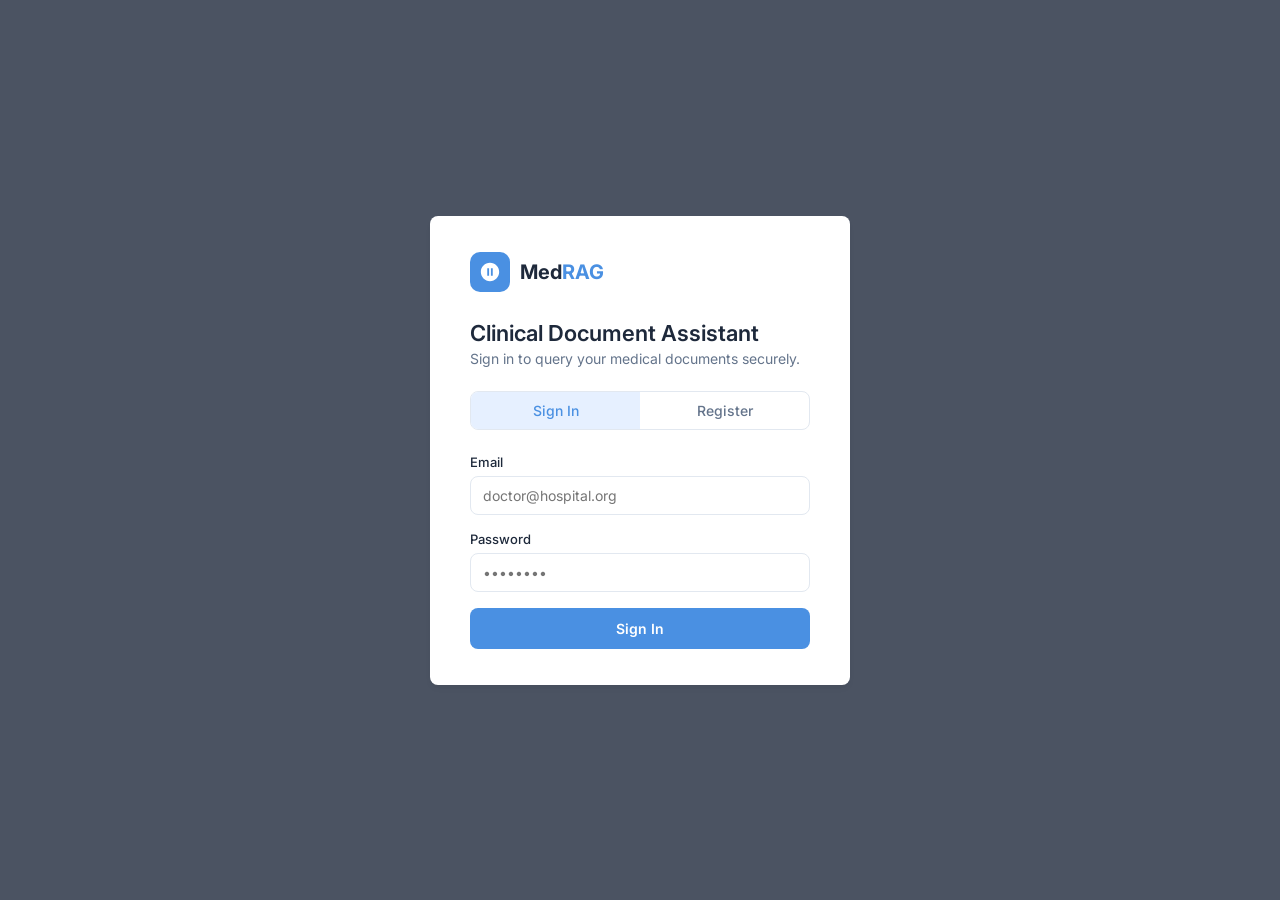
<file: frontend/index.html>
<!DOCTYPE html>
<html lang="en">
<head>
  <meta charset="UTF-8">
  <meta name="viewport" content="width=device-width, initial-scale=1.0">
  <title>MedRAG - Clinical Assistant</title>
  <link href="https://fonts.googleapis.com/css2?family=Inter:wght@400;500;600;700&display=swap" rel="stylesheet">
  <link rel="stylesheet" href="css/clinical.css">
  <style>
    /* ── Auth & Toast Overrides (Not in clinical.css) ────────────────── */
    #authOverlay {
      position: fixed; inset: 0; background: rgba(30, 41, 59, 0.8);
      backdrop-filter: blur(4px); display: flex; align-items: center; justify-content: center; z-index: 1000;
    }
    .auth-card {
      background: var(--bg-main); border-radius: var(--radius); padding: 36px 40px; width: 420px; box-shadow: var(--shadow);
    }
    .auth-logo { display: flex; align-items: center; gap: 10px; margin-bottom: 28px; }
    .auth-logo-icon { width: 40px; height: 40px; background: var(--accent-blue); border-radius: 10px; display: flex; align-items: center; justify-content: center; }
    .auth-logo-icon svg { width: 22px; height: 22px; fill: #fff; }
    .auth-logo-text { font-size: 20px; font-weight: 700; color: var(--text-primary); }
    .auth-logo-text span { color: var(--accent-blue); }
    .auth-title { font-size: 22px; font-weight: 600; margin-bottom: 4px; color: var(--text-primary); }
    .auth-sub { font-size: 14px; color: var(--text-secondary); margin-bottom: 24px; }
    .auth-tabs { display: flex; border: 1px solid var(--border-color); border-radius: var(--radius); overflow: hidden; margin-bottom: 24px; }
    .auth-tab { flex: 1; padding: 10px; font-family: 'Inter'; font-size: 14px; font-weight: 500; border: none; background: transparent; cursor: pointer; color: var(--text-secondary); }
    .auth-tab.active { background: var(--accent-light-blue); color: var(--accent-blue); }
    .form-group { margin-bottom: 16px; }
    .form-label { display: block; font-size: 13px; font-weight: 500; margin-bottom: 6px; color: var(--text-primary); }
    .form-input { width: 100%; font-family: 'Inter'; font-size: 14px; padding: 10px 12px; border: 1px solid var(--border-color); border-radius: var(--radius); outline: none; }
    .form-input:focus { border-color: var(--accent-blue); }
    .auth-error { background: var(--conf-low-bg); color: var(--conf-low-text); font-size: 13px; padding: 10px 12px; border-radius: var(--radius); margin-bottom: 16px; display: none; }
    .auth-error.visible { display: block; }
    .btn-auth { width: 100%; padding: 12px; font-size: 14px; font-weight: 600; }

    #toast {
      position: fixed; bottom: 24px; right: 24px; background: var(--text-primary); color: #fff; padding: 12px 18px; border-radius: var(--radius); font-size: 13px; font-weight: 500; box-shadow: var(--shadow); transform: translateY(20px); opacity: 0; transition: opacity .25s, transform .25s; z-index: 9999; max-width: 320px;
    }
    #toast.show { opacity: 1; transform: translateY(0); }
    #toast.error { background: #DC2626; }
    #toast.success { background: #059669; }

    /* History & Top bar additions */
    .history-list-view { display: flex; flex-direction: column; gap: 12px; margin-top: 24px; }
    .history-card { background: var(--bg-main); border: 1px solid var(--border-color); border-radius: var(--radius); padding: 16px; cursor: pointer; transition: 0.2s; }
    .history-card:hover { border-color: var(--accent-blue); box-shadow: var(--shadow); }
    .history-title { font-weight: 600; margin-bottom: 4px; font-size: 15px; }
    .history-meta { font-size: 12px; color: var(--text-secondary); }
    
    .top-actions { display: flex; gap: 8px; align-items: center; }
    .action-icon-btn { background: transparent; border: 1px solid var(--border-color); padding: 6px; border-radius: 6px; cursor: pointer; color: var(--text-secondary); display: flex; align-items: center; }
    .action-icon-btn:hover { background: var(--bg-subtle); color: var(--text-primary); }
    .action-icon-btn.danger:hover { background: var(--conf-low-bg); color: var(--conf-low-text); border-color: var(--conf-low-bg); }
    .doc-status-badge { font-size: 11px; font-weight: 600; padding: 4px 10px; border-radius: 12px; text-transform: uppercase; margin-left: 8px; display: inline-block; }
    .badge-ready { background: var(--conf-high-bg); color: var(--conf-high-text); }
    .badge-processing { background: var(--conf-med-bg); color: var(--conf-med-text); }
    .badge-failed { background: var(--conf-low-bg); color: var(--conf-low-text); }
    
    .logout-btn { background: none; border: none; font-size: 12px; color: var(--text-secondary); cursor: pointer; text-decoration: underline; margin-top: 4px; display: block; }
    .logout-btn:hover { color: var(--conf-low-text); }
    
    .upload-progress { margin-top: 8px; font-size: 13px; color: var(--accent-blue); font-weight: 500; display: flex; align-items: center; gap: 8px; }
  </style>
</head>
<body>

<!-- ── Auth Overlay ──────────────────────────────────────────────────────── -->
<div id="authOverlay">
  <div class="auth-card">
    <div class="auth-logo">
      <div class="auth-logo-icon">
        <svg viewBox="0 0 24 24"><path d="M12 2C6.48 2 2 6.48 2 12s4.48 10 10 10 10-4.48 10-10S17.52 2 12 2zm-1 14H9V8h2v8zm4 0h-2V8h2v8z"/></svg>
      </div>
      <span class="auth-logo-text">Med<span>RAG</span></span>
    </div>
    <div class="auth-title">Clinical Document Assistant</div>
    <div class="auth-sub">Sign in to query your medical documents securely.</div>

    <div class="auth-tabs">
      <button class="auth-tab active" onclick="switchTab('login')">Sign In</button>
      <button class="auth-tab" onclick="switchTab('register')">Register</button>
    </div>

    <div id="authError" class="auth-error"></div>

    <!-- Login Form -->
    <div id="loginForm">
      <div class="form-group">
        <label class="form-label" for="loginEmail">Email</label>
        <input class="form-input" type="email" id="loginEmail" placeholder="doctor@hospital.org" autocomplete="email" />
      </div>
      <div class="form-group">
        <label class="form-label" for="loginPassword">Password</label>
        <input class="form-input" type="password" id="loginPassword" placeholder="••••••••" autocomplete="current-password" />
      </div>
      <button class="btn btn-primary btn-auth" onclick="login()">Sign In</button>
    </div>

    <!-- Register Form -->
    <div id="registerForm" style="display:none">
      <div class="form-group">
        <label class="form-label" for="regName">Full Name</label>
        <input class="form-input" type="text" id="regName" placeholder="Dr. Jane Smith" />
      </div>
      <div class="form-group">
        <label class="form-label" for="regEmail">Email</label>
        <input class="form-input" type="email" id="regEmail" placeholder="doctor@hospital.org" />
      </div>
      <div class="form-group">
        <label class="form-label" for="regPassword">Password</label>
        <input class="form-input" type="password" id="regPassword" placeholder="Min. 8 characters" />
      </div>
      <button class="btn btn-primary btn-auth" onclick="register()">Create Account</button>
    </div>
  </div>
</div>

<!-- ── Main App ─────────────────────────────────────────────────────────── -->
<div class="app-container" id="app" style="display:none">
    <!-- SIDEBAR -->
    <aside class="sidebar">
        <div class="sidebar-header">
            <div class="logo">Med<span>RAG</span></div>
        </div>
        <div class="user-profile">
            <div class="avatar" id="userAvatar">DR</div>
            <div class="user-info">
                <div class="user-name" id="userNameDisplay">Doctor</div>
                <div class="user-specialty">Clinical Practitioner</div>
                <button class="logout-btn" onclick="logout()">Sign Out</button>
            </div>
        </div>
        <nav class="nav-menu">
            <a href="#" class="nav-item active" data-target="view-ask">Ask AI</a>
            <a href="#" class="nav-item" data-target="view-history">Query History</a>
            <a href="#" class="nav-item" data-target="view-documents">Documents</a>
            <a href="#" class="nav-item" data-target="view-analytics">Analytics</a>
        </nav>
    </aside>

    <!-- MAIN CONTENT -->
    <main class="main-content">
        <!-- TOP BAR -->
        <header class="top-bar">
            <div class="dropdowns">
                <select class="clinical-select" id="docSelect" onchange="onDocChange()">
                    <option value="">— Select document —</option>
                </select>
                
                <div class="top-actions" id="docActions" style="display:none;">
                    <span id="docStatusBadge" class="doc-status-badge"></span>
                    <button class="action-icon-btn" onclick="renameDocument()" title="Rename">
                        <svg width="14" height="14" viewBox="0 0 24 24" fill="none" stroke="currentColor" stroke-width="2" stroke-linecap="round" stroke-linejoin="round"><path d="M11 4H4a2 2 0 0 0-2 2v14a2 2 0 0 0 2 2h14a2 2 0 0 0 2-2v-7"></path><path d="M18.5 2.5a2.12 2.12 0 0 1 3 3L12 15l-4 1 1-4 9.5-9.5z"></path></svg>
                    </button>
                    <button class="action-icon-btn danger" onclick="deleteDocument()" title="Delete">
                        <svg width="14" height="14" viewBox="0 0 24 24" fill="none" stroke="currentColor" stroke-width="2" stroke-linecap="round" stroke-linejoin="round"><polyline points="3 6 5 6 21 6"></polyline><path d="M19 6v14a2 2 0 0 1-2 2H7a2 2 0 0 1-2-2V6m3 0V4a2 2 0 0 1 2-2h4a2 2 0 0 1 2 2v2"></path></svg>
                    </button>
                </div>
            </div>
            <div>
                <div id="uploadStatusText" class="upload-progress" style="display:none;">
                    <div class="spinner" style="width:14px;height:14px;border-width:2px;"></div> Uploading...
                </div>
                <input type="file" id="fileInput" accept=".pdf" style="display:none" onchange="onFileSelected(event)">
                <button class="btn btn-secondary" id="uploadBtn" onclick="document.getElementById('fileInput').click()">+ Upload PDF</button>
            </div>
        </header>

        <!-- VIEWS -->
        <!-- Ask AI -->
        <div id="view-ask" class="view active">
            <div class="query-container">
                <h1 class="page-title">Clinical AI Assistant</h1>
                
                <div class="query-box">
                    <textarea id="clinicalQuery" placeholder="Ask a clinical question based on the selected document..." onkeydown="onQueryKeydown(event)"></textarea>
                    <div class="query-footer">
                        <button class="btn btn-primary" id="askBtn" onclick="submitQuery()" disabled>Ask AI</button>
                    </div>
                </div>
                
                <div class="suggestions">
                    <span class="suggestion-chip" onclick="setQuery('What are the indications?')">What are the indications?</span>
                    <span class="suggestion-chip" onclick="setQuery('List all contraindications')">List all contraindications</span>
                    <span class="suggestion-chip" onclick="setQuery('What is the recommended dosage?')">What is the recommended dosage?</span>
                </div>

                <div id="loadingState" class="hidden">
                    <div class="spinner"></div>
                    <p>Processing clinical query...</p>
                </div>

                <div id="answerCard" class="answer-card hidden">
                    <div class="answer-header">
                        <h3 id="answerQueryTitle">Clinical Response</h3>
                        <span class="confidence-badge" id="confidenceBadge"></span>
                    </div>
                    <div class="answer-body" id="answerText"></div>
                    <div class="answer-sources">
                        <h4>Sources</h4>
                        <div class="source-list" id="sourceList"></div>
                    </div>
                </div>
            </div>
        </div>

        <!-- Query History -->
        <div id="view-history" class="view hidden">
            <h1 class="page-title">Query History</h1>
            <div id="historyListView" class="history-list-view">
                <!-- Populated by JS -->
            </div>
        </div>

        <!-- Documents -->
        <div id="view-documents" class="view hidden">
            <h1 class="page-title">Clinical Documents</h1>
            <div id="docGrid" class="document-grid">
                <!-- Populated by JS -->
            </div>
        </div>

        <!-- Analytics -->
        <div id="view-analytics" class="view hidden">
            <h1 class="page-title">Clinical Analytics</h1>
            <div class="analytics-grid" id="analyticsGrid">
                <!-- Populated by JS -->
            </div>
        </div>

    </main>
</div>

<!-- Toast -->
<div id="toast"></div>

<script>
// ── Config ───────────────────────────────────────────────────────────────────
// Auto-detect API: use relative path in production (Vercel), localhost in dev
const API = (window.location.hostname === 'localhost' || window.location.hostname === '127.0.0.1')
  ? 'http://127.0.0.1:5000'
  : '';  // relative path — works when frontend & backend share same domain
console.log('API Endpoint detected as:', API || '(same-origin)');

// ── State ─────────────────────────────────────────────────────────────────────
let authToken  = localStorage.getItem('medrag_token')  || null;
let currentUser = JSON.parse(localStorage.getItem('medrag_user') || 'null');
let documents  = [];
let selectedDoc = null;
let currentSessionId = null;
let pollingTimer = null;
let chatHistory = [];

// ── Boot ──────────────────────────────────────────────────────────────────────
(async function init() {
  if (authToken && currentUser) {
    showApp();
    await Promise.all([loadDocuments(), loadHistory()]);
  }
})();

// ── Navigation ────────────────────────────────────────────────────────────────
document.querySelectorAll('.nav-item').forEach(item => {
    item.addEventListener('click', (e) => {
        e.preventDefault();
        document.querySelectorAll('.nav-item').forEach(n => n.classList.remove('active'));
        item.classList.add('active');
        
        const targetId = item.getAttribute('data-target');
        document.querySelectorAll('.view').forEach(v => v.classList.add('hidden'));
        document.getElementById(targetId).classList.remove('hidden');
    });
});

// ── Auth ──────────────────────────────────────────────────────────────────────
function switchTab(tab) {
  document.querySelectorAll('.auth-tab').forEach((el, i) =>
    el.classList.toggle('active', (i === 0) === (tab === 'login'))
  );
  document.getElementById('loginForm').style.display    = tab === 'login'    ? '' : 'none';
  document.getElementById('registerForm').style.display = tab === 'register' ? '' : 'none';
  clearAuthError();
}

function showAuthError(msg) {
  const el = document.getElementById('authError');
  el.textContent = msg;
  el.classList.add('visible');
}

function clearAuthError() {
  const el = document.getElementById('authError');
  el.textContent = '';
  el.classList.remove('visible');
}

async function login() {
  clearAuthError();
  const email    = document.getElementById('loginEmail').value.trim();
  const password = document.getElementById('loginPassword').value;
  if (!email || !password) return showAuthError('Please fill in all fields.');

  console.log('Attempting login to:', `${API}/auth/login`);

  try {
    const res = await fetch(`${API}/auth/login`, {
      method: 'POST',
      headers: { 'Content-Type': 'application/json' },
      body: JSON.stringify({ email, password }),
    });
    const data = await res.json();
    if (!res.ok) return showAuthError(data.error || 'Login failed.');
    storeSession(data);
    showApp();
    await Promise.all([loadDocuments(), loadHistory()]);
  } catch (e) {
    console.error('Login request failed:', e);
    showAuthError('Cannot reach server. Is the backend running?');
  }
}

async function register() {
  clearAuthError();
  const name     = document.getElementById('regName').value.trim();
  const email    = document.getElementById('regEmail').value.trim();
  const password = document.getElementById('regPassword').value;
  if (!name || !email || !password) return showAuthError('Please fill in all fields.');

  try {
    const res = await fetch(`${API}/auth/register`, {
      method: 'POST',
      headers: { 'Content-Type': 'application/json' },
      body: JSON.stringify({ name, email, password }),
    });
    const data = await res.json();
    if (!res.ok) return showAuthError(data.error || 'Registration failed.');
    storeSession(data);
    showApp();
  } catch (e) {
    console.error('Register request failed:', e);
    showAuthError('Cannot reach server. Is the backend running?');
  }
}

function storeSession(data) {
  authToken = data.token;
  currentUser = { id: data.user_id, name: data.name };
  localStorage.setItem('medrag_token', authToken);
  localStorage.setItem('medrag_user', JSON.stringify(currentUser));
}

function showApp() {
  document.getElementById('authOverlay').style.display = 'none';
  document.getElementById('app').style.display = 'flex';
  if (currentUser) {
    document.getElementById('userNameDisplay').textContent = currentUser.name;
    document.getElementById('userAvatar').textContent = currentUser.name.charAt(0).toUpperCase();
  }
}

function logout() {
  authToken = null;
  currentUser = null;
  localStorage.removeItem('medrag_token');
  localStorage.removeItem('medrag_user');
  clearInterval(pollingTimer);
  document.getElementById('app').style.display = 'none';
  document.getElementById('authOverlay').style.display = 'flex';
}

// Allow Enter in login fields
document.getElementById('loginPassword').addEventListener('keydown', e => {
  if (e.key === 'Enter') login();
});

// ── API Helper ─────────────────────────────────────────────────────────────────
async function apiCall(path, options = {}) {
  const headers = { ...(options.headers || {}) };
  if (authToken) headers['Authorization'] = `Bearer ${authToken}`;
  if (!(options.body instanceof FormData) && options.body) {
    headers['Content-Type'] = 'application/json';
  }
  const res = await fetch(`${API}${path}`, { ...options, headers });
  if (res.status === 401) { logout(); throw new Error('Session expired.'); }
  return res;
}

// ── Documents ──────────────────────────────────────────────────────────────────
async function loadDocuments() {
  try {
    const res = await apiCall('/documents');
    if (!res.ok) return;
    documents = await res.json();
    renderDocSelector();
    renderDocGrid();
  } catch (e) {}
}

function renderDocSelector() {
  const sel = document.getElementById('docSelect');
  const prev = sel.value;
  sel.innerHTML = '<option value="">— Select document —</option>';
  documents.forEach(d => {
    const opt = document.createElement('option');
    opt.value = d.doc_id;
    opt.textContent = `${d.filename}`;
    sel.appendChild(opt);
  });
  if (prev && documents.find(d => d.doc_id === prev)) {
    sel.value = prev;
    onDocChange();
  }
}

function renderDocGrid() {
    const grid = document.getElementById('docGrid');
    if (documents.length === 0) {
        grid.innerHTML = '<p style="color:var(--text-secondary)">No documents uploaded yet.</p>';
        return;
    }
    grid.innerHTML = '';
    documents.forEach(d => {
        const isReady = d.status === 'READY';
        const statusClass = d.status.toLowerCase();
        
        const card = document.createElement('div');
        card.className = 'doc-card';
        card.innerHTML = `
            <div class="doc-header">
                <h3 class="doc-name" title="${d.filename}">${d.filename.length > 25 ? d.filename.substring(0, 25) + '...' : d.filename}</h3>
                <span class="doc-status ${statusClass}">${d.status}</span>
            </div>
            <div class="doc-meta">
                <span class="doc-tag">Clinical PDF</span>
                <span class="doc-pages">${d.page_count || 0} Pages</span>
            </div>
            <div class="doc-topics">
                <strong>Uploaded:</strong> ${new Date(d.created_at).toLocaleDateString()}
            </div>
            <button class="btn btn-primary outline" ${!isReady ? 'disabled' : ''} onclick="queryDoc('${d.doc_id}')">
                ${isReady ? 'Query Document' : 'Processing...'}
            </button>
        `;
        grid.appendChild(card);
    });
}

function queryDoc(docId) {
    document.querySelector('[data-target="view-ask"]').click();
    document.getElementById('docSelect').value = docId;
    onDocChange();
}

function onDocChange() {
  const docId = document.getElementById('docSelect').value;
  selectedDoc = documents.find(d => d.doc_id === docId) || null;
  
  const actions = document.getElementById('docActions');
  const badge = document.getElementById('docStatusBadge');
  const input = document.getElementById('clinicalQuery');
  const askBtn = document.getElementById('askBtn');
  
  if (selectedDoc) {
      actions.style.display = 'flex';
      badge.textContent = selectedDoc.status;
      badge.className = `doc-status-badge badge-${selectedDoc.status.toLowerCase()}`;
      
      const ready = selectedDoc.status === 'READY';
      input.disabled = !ready;
      askBtn.disabled = !ready;
      input.placeholder = ready ? "Ask a clinical question based on the document..." : "Document is processing...";
      
      if (selectedDoc.status === 'PROCESSING') {
          startStatusPolling(docId);
      } else {
          clearInterval(pollingTimer);
      }
  } else {
      actions.style.display = 'none';
      input.disabled = true;
      askBtn.disabled = true;
      input.placeholder = "Select a document to begin...";
      clearInterval(pollingTimer);
  }
  
  // Clear answer card
  document.getElementById('answerCard').classList.add('hidden');
  document.getElementById('clinicalQuery').value = '';
}

function startStatusPolling(docId) {
  clearInterval(pollingTimer);
  pollingTimer = setInterval(async () => {
    try {
      const res = await apiCall(`/status/${docId}`);
      if (!res.ok) return;
      const data = await res.json();
      const idx = documents.findIndex(d => d.doc_id === docId);
      if (idx !== -1) {
        documents[idx].status = data.status;
        documents[idx].page_count = data.page_count;
      }
      renderDocSelector();
      renderDocGrid();
      document.getElementById('docSelect').value = docId;
      onDocChange();

      if (data.status === 'READY') {
        clearInterval(pollingTimer);
        toast('Document is ready for queries.', 'success');
      } else if (data.status === 'FAILED') {
        clearInterval(pollingTimer);
        toast(`Processing failed: ${data.error || 'Unknown error'}`, 'error');
      }
    } catch (e) {}
  }, 3000);
}

// ── CRUD ───────────────────────────────────────────────────────────────────────
async function renameDocument() {
  if (!selectedDoc) return;
  const newName = prompt('Enter new document name:', selectedDoc.filename);
  if (!newName || newName.trim() === '' || newName === selectedDoc.filename) return;

  try {
    const res = await apiCall(`/documents/${selectedDoc.doc_id}`, {
      method: 'PUT',
      body: JSON.stringify({ filename: newName }),
    });
    if (!res.ok) {
      const data = await res.json();
      return toast(data.error || 'Failed to rename document.', 'error');
    }
    const data = await res.json();
    selectedDoc.filename = data.filename;
    renderDocSelector();
    renderDocGrid();
    toast('Document renamed.', 'success');
  } catch (e) {
    toast('Failed to reach server.', 'error');
  }
}

async function deleteDocument() {
  if (!selectedDoc) return;
  if (!confirm(`Are you sure you want to delete "${selectedDoc.filename}"? This will also delete all associated chat history.`)) return;

  try {
    const res = await apiCall(`/documents/${selectedDoc.doc_id}`, {
      method: 'DELETE',
    });
    if (!res.ok) {
      const data = await res.json();
      return toast(data.error || 'Failed to delete document.', 'error');
    }
    documents = documents.filter(d => d.doc_id !== selectedDoc.doc_id);
    selectedDoc = null;
    document.getElementById('docSelect').value = '';
    onDocChange();
    renderDocSelector();
    renderDocGrid();
    loadHistory(); // refresh history to remove deleted chats
    toast('Document deleted.', 'success');
  } catch (e) {
    toast('Failed to reach server.', 'error');
  }
}

// ── Upload ─────────────────────────────────────────────────────────────────────
function onFileSelected(e) {
  const file = e.target.files[0];
  if (file) uploadFile(file);
}

async function uploadFile(file) {
  if (!file.name.endsWith('.pdf')) return toast('Only PDF files are accepted.', 'error');
  if (file.size > 50 * 1024 * 1024) return toast('File exceeds 50MB limit.', 'error');

  const btn = document.getElementById('uploadBtn');
  const statusEl = document.getElementById('uploadStatusText');
  
  btn.style.display = 'none';
  statusEl.style.display = 'flex';

  const fd = new FormData();
  fd.append('file', file);

  try {
    const res = await apiCall('/upload', { method: 'POST', body: fd });
    const data = await res.json();

    if (!res.ok) {
      toast(`Upload failed: ${data.error}`, 'error');
    } else {
      toast('Document uploaded successfully. Processing...', 'success');
      documents.unshift({ doc_id: data.doc_id, filename: data.filename, status: 'PROCESSING', created_at: new Date().toISOString() });
      renderDocSelector();
      renderDocGrid();
      document.getElementById('docSelect').value = data.doc_id;
      onDocChange();
    }
  } catch (e) {
    toast('Upload failed. Check server connection.', 'error');
  } finally {
    btn.style.display = 'block';
    statusEl.style.display = 'none';
    document.getElementById('fileInput').value = '';
  }
}

// ── Ask AI ─────────────────────────────────────────────────────────────────────
function setQuery(text) {
    const input = document.getElementById('clinicalQuery');
    input.value = text;
    input.focus();
}

function onQueryKeydown(e) {
  if (e.key === 'Enter' && !e.shiftKey) {
    e.preventDefault();
    submitQuery();
  }
}

async function submitQuery() {
    const input = document.getElementById('clinicalQuery');
    const query = input.value.trim();
    if (!query || !selectedDoc || selectedDoc.status !== 'READY') return;

    document.getElementById('answerCard').classList.add('hidden');
    document.getElementById('loadingState').classList.remove('hidden');
    document.getElementById('askBtn').disabled = true;
    input.disabled = true;

    try {
        const res = await apiCall('/query', {
            method: 'POST',
            body: JSON.stringify({ doc_id: selectedDoc.doc_id, query }),
        });
        const data = await res.json();
        
        document.getElementById('loadingState').classList.add('hidden');
        
        if (!res.ok) {
            toast(`Error: ${data.error}`, 'error');
        } else {
            document.getElementById('answerCard').classList.remove('hidden');
            renderAnswerCard(query, data);
            loadHistory(); // refresh history
        }
    } catch (e) {
        document.getElementById('loadingState').classList.add('hidden');
        toast('Network error. Could not reach the server.', 'error');
    } finally {
        document.getElementById('askBtn').disabled = false;
        input.disabled = false;
        input.value = '';
    }
}

function renderAnswerCard(query, data) {
    document.getElementById('answerQueryTitle').textContent = `Q: ${query}`;
    
    // Format answer text
    const isNotInDoc = data.answer.startsWith('NOT_IN_DOCUMENT:');
    const displayText = isNotInDoc ? data.answer.replace('NOT_IN_DOCUMENT:', '').trim() : data.answer;
    document.getElementById('answerText').innerHTML = escapeHtml(displayText).replace(/\n/g, '<br>');
    
    // Confidence Badge
    const badge = document.getElementById('confidenceBadge');
    if (isNotInDoc) {
        badge.className = 'confidence-badge low';
        badge.textContent = 'Not in Document';
    } else {
        const pct = Math.round(data.confidence * 100);
        if (pct >= 80) {
            badge.className = 'confidence-badge high';
            badge.textContent = `High Confidence (${pct}%)`;
        } else if (pct >= 50) {
            badge.className = 'confidence-badge medium';
            badge.textContent = `Medium Confidence (${pct}%)`;
        } else {
            badge.className = 'confidence-badge low';
            badge.textContent = `Low Confidence (${pct}%)`;
        }
    }
    
    // Sources
    const sourceList = document.getElementById('sourceList');
    sourceList.innerHTML = '';
    if (data.source_chunks && data.source_chunks.length > 0) {
        data.source_chunks.forEach(c => {
            const item = document.createElement('div');
            item.className = 'source-item';
            item.innerHTML = `<strong>Page ${c.page}</strong> (score: ${c.score}): "${escapeHtml(c.text.slice(0, 250))}${c.text.length > 250 ? '...' : ''}"`;
            sourceList.appendChild(item);
        });
    } else {
        sourceList.innerHTML = '<div style="color:var(--text-secondary);font-size:13px;">No direct sources found.</div>';
    }
}

// ── History & Analytics ────────────────────────────────────────────────────────
async function loadHistory() {
  if (!currentUser) return;
  try {
    const res = await apiCall(`/chat-history/${currentUser.id}`);
    if (!res.ok) return;
    chatHistory = await res.json();
    renderHistoryView();
    renderAnalytics();
  } catch (e) {}
}

function renderHistoryView() {
    const list = document.getElementById('historyListView');
    if (!chatHistory || chatHistory.length === 0) {
        list.innerHTML = '<p style="color:var(--text-secondary)">No query history available.</p>';
        return;
    }
    list.innerHTML = '';
    chatHistory.forEach(s => {
        const card = document.createElement('div');
        card.className = 'history-card';
        card.innerHTML = `
            <div class="history-title">${escapeHtml(s.title)}</div>
            <div class="history-meta">Document: ${escapeHtml(s.doc_name)}</div>
        `;
        card.addEventListener('click', () => loadSessionData(s));
        list.appendChild(card);
    });
}

async function loadSessionData(session) {
    // Switch to Ask AI view and select doc
    document.querySelector('[data-target="view-ask"]').click();
    const doc = documents.find(d => d.doc_id === session.doc_id);
    if (doc) {
        document.getElementById('docSelect').value = session.doc_id;
        onDocChange();
    }
    
    document.getElementById('loadingState').classList.remove('hidden');
    document.getElementById('answerCard').classList.add('hidden');
    
    try {
        const res = await apiCall(`/chat-messages/${session.session_id}`);
        if (!res.ok) return;
        const messages = await res.json();
        
        // Find the user query and assistant answer
        const userMsg = messages.find(m => m.role === 'user');
        const asstMsg = messages.find(m => m.role === 'assistant');
        
        if (userMsg && asstMsg) {
            renderAnswerCard(userMsg.content, {
                answer: asstMsg.content,
                confidence: asstMsg.confidence,
                source_chunks: asstMsg.source_chunks
            });
            document.getElementById('answerCard').classList.remove('hidden');
        }
    } catch (e) {
        toast('Failed to load history.', 'error');
    } finally {
        document.getElementById('loadingState').classList.add('hidden');
    }
}

function renderAnalytics() {
    // Generate basic analytics from available data
    const totalDocs = documents.length;
    const totalQueries = chatHistory.length;
    const readyDocs = documents.filter(d => d.status === 'READY').length;
    
    const grid = document.getElementById('analyticsGrid');
    grid.innerHTML = `
        <div class="stat-card">
            <div class="stat-value">${totalQueries}</div>
            <div class="stat-label">Total Clinical Queries</div>
        </div>
        <div class="stat-card">
            <div class="stat-value">${totalDocs}</div>
            <div class="stat-label">Documents Uploaded</div>
        </div>
        <div class="stat-card">
            <div class="stat-value">${readyDocs}</div>
            <div class="stat-label">Ready for Search</div>
        </div>
        <div class="stat-card">
            <div class="stat-value">100%</div>
            <div class="stat-label">Data Privacy (Local)</div>
        </div>
    `;
}

// ── Utils ──────────────────────────────────────────────────────────────────────
function escapeHtml(str) {
  return String(str)
    .replace(/&/g, '&amp;')
    .replace(/</g, '&lt;')
    .replace(/>/g, '&gt;')
    .replace(/"/g, '&quot;');
}

let toastTimer = null;
function toast(msg, type = '') {
  const el = document.getElementById('toast');
  el.textContent = msg;
  el.className = `show${type ? ' ' + type : ''}`;
  clearTimeout(toastTimer);
  toastTimer = setTimeout(() => { el.className = ''; }, 3500);
}
</script>
</body>
</html>
</file>
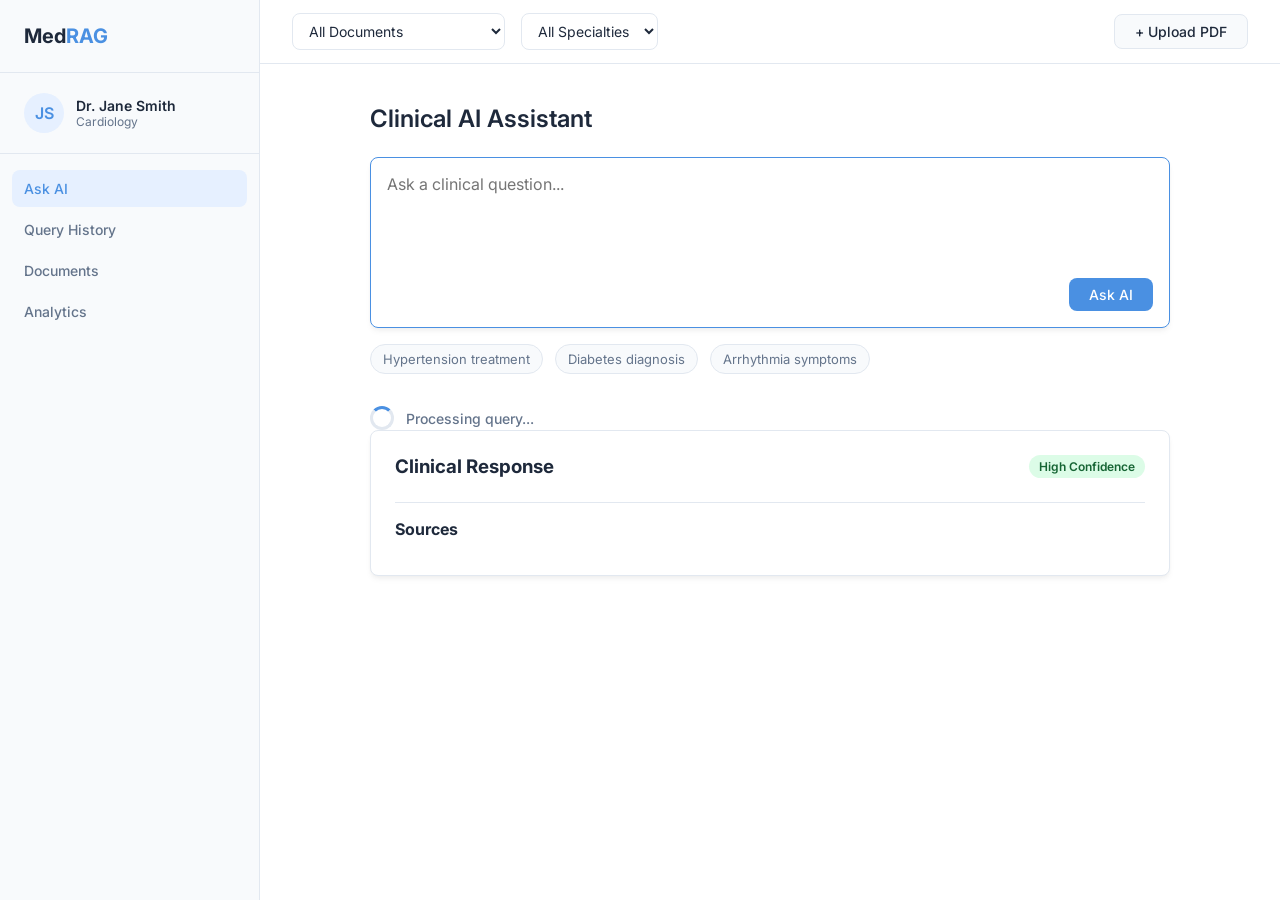
<file: frontend/clinical_app.html>
<!DOCTYPE html>
<html lang="en">
<head>
    <meta charset="UTF-8">
    <meta name="viewport" content="width=device-width, initial-scale=1.0">
    <title>MedRAG - Clinical Assistant</title>
    <link href="https://fonts.googleapis.com/css2?family=Inter:wght@400;500;600;700&display=swap" rel="stylesheet">
    <link rel="stylesheet" href="css/clinical.css">
</head>
<body>
    <div class="app-container">
        <!-- SIDEBAR -->
        <aside class="sidebar">
            <div class="sidebar-header">
                <div class="logo">Med<span>RAG</span></div>
            </div>
            <div class="user-profile">
                <div class="avatar">JS</div>
                <div class="user-info">
                    <div class="user-name">Dr. Jane Smith</div>
                    <div class="user-specialty">Cardiology</div>
                </div>
            </div>
            <nav class="nav-menu">
                <a href="#" class="nav-item active" data-target="view-ask">Ask AI</a>
                <a href="#" class="nav-item" data-target="view-history">Query History</a>
                <a href="#" class="nav-item" data-target="view-documents">Documents</a>
                <a href="#" class="nav-item" data-target="view-analytics">Analytics</a>
            </nav>
        </aside>

        <!-- MAIN CONTENT -->
        <main class="main-content">
            <!-- TOP BAR -->
            <header class="top-bar">
                <div class="dropdowns">
                    <select class="clinical-select" id="docSelect">
                        <option value="all">All Documents</option>
                        <option value="doc1">Patient_History_Smith.pdf</option>
                    </select>
                    <select class="clinical-select" id="specialtySelect">
                        <option value="all">All Specialties</option>
                        <option value="cardio">Cardiology</option>
                    </select>
                </div>
                <button class="btn btn-secondary" onclick="uploadDocument()">+ Upload PDF</button>
            </header>

            <!-- VIEWS -->
            <div id="view-ask" class="view active">
                <div class="query-container">
                    <h1 class="page-title">Clinical AI Assistant</h1>
                    
                    <div class="query-box">
                        <textarea id="clinicalQuery" placeholder="Ask a clinical question..."></textarea>
                        <div class="query-footer">
                            <button class="btn btn-primary" id="askBtn" onclick="submitQuery()">Ask AI</button>
                        </div>
                    </div>
                    
                    <div class="suggestions">
                        <span class="suggestion-chip" onclick="setQuery('Hypertension treatment')">Hypertension treatment</span>
                        <span class="suggestion-chip" onclick="setQuery('Diabetes diagnosis')">Diabetes diagnosis</span>
                        <span class="suggestion-chip" onclick="setQuery('Arrhythmia symptoms')">Arrhythmia symptoms</span>
                    </div>

                    <div id="loadingState" class="hidden">
                        <div class="spinner"></div>
                        <p>Processing query...</p>
                    </div>

                    <div id="answerCard" class="answer-card hidden">
                        <div class="answer-header">
                            <h3>Clinical Response</h3>
                            <span class="confidence-badge high" id="confidenceBadge">High Confidence</span>
                        </div>
                        <div class="answer-body" id="answerText">
                            <!-- Answer text inserted here -->
                        </div>
                        <div class="answer-sources">
                            <h4>Sources</h4>
                            <div class="source-list" id="sourceList">
                                <!-- Sources inserted here -->
                            </div>
                        </div>
                    </div>
                </div>
            </div>

            <div id="view-documents" class="view hidden">
                <h1 class="page-title">Clinical Documents</h1>
                <div id="docGrid" class="document-grid">
                    <!-- Doc cards -->
                    <div class="doc-card">
                        <div class="doc-header">
                            <h3 class="doc-name">Ecosprin_Guidelines.pdf</h3>
                            <span class="doc-status ready">READY</span>
                        </div>
                        <div class="doc-meta">
                            <span class="doc-tag">Cardiology</span>
                            <span class="doc-pages">12 Pages</span>
                        </div>
                        <div class="doc-topics">
                            <strong>Key Topics:</strong> Arrhythmia, CAD, Medications
                        </div>
                        <button class="btn btn-primary outline" onclick="queryDoc('doc1')">Query Document</button>
                    </div>
                </div>
            </div>

            <div id="view-analytics" class="view hidden">
                <h1 class="page-title">Clinical Analytics</h1>
                <div class="analytics-grid">
                    <div class="stat-card">
                        <div class="stat-value">1,204</div>
                        <div class="stat-label">Total Queries Answered</div>
                    </div>
                    <div class="stat-card">
                        <div class="stat-value">94%</div>
                        <div class="stat-label">High Confidence Rate</div>
                    </div>
                    <div class="stat-card">
                        <div class="stat-value">Top Topic</div>
                        <div class="stat-label">Arrhythmia Management</div>
                    </div>
                    <div class="stat-card">
                        <div class="stat-value">12</div>
                        <div class="stat-label">Flagged Answers (Review)</div>
                    </div>
                </div>
            </div>

        </main>
    </div>
    <script src="js/clinical.js"></script>
</body>
</html>
</file>
<file: frontend/css/clinical.css>
:root {
    --bg-main: #FFFFFF;
    --bg-subtle: #F8FAFC;
    --accent-blue: #4A90E2;
    --accent-light-blue: #E6F0FF;
    --highlight-yellow: #FFF7CC;
    --text-primary: #1E293B;
    --text-secondary: #64748B;
    --border-color: #E2E8F0;
    
    --conf-high-bg: #DCFCE7;
    --conf-high-text: #166534;
    --conf-med-bg: #FEF9C3;
    --conf-med-text: #854D0E;
    --conf-low-bg: #FEE2E2;
    --conf-low-text: #991B1B;

    --radius: 8px;
    --shadow: 0 4px 6px -1px rgba(0, 0, 0, 0.05), 0 2px 4px -1px rgba(0, 0, 0, 0.03);
}

* { box-sizing: border-box; margin: 0; padding: 0; }
body { font-family: 'Inter', sans-serif; background: var(--bg-main); color: var(--text-primary); }

.app-container { display: flex; height: 100vh; overflow: hidden; }

/* Sidebar */
.sidebar { width: 260px; background: var(--bg-subtle); border-right: 1px solid var(--border-color); display: flex; flex-direction: column; }
.sidebar-header { padding: 24px; border-bottom: 1px solid var(--border-color); }
.logo { font-size: 20px; font-weight: 700; color: var(--text-primary); }
.logo span { color: var(--accent-blue); }

.user-profile { padding: 20px 24px; display: flex; align-items: center; gap: 12px; border-bottom: 1px solid var(--border-color); }
.avatar { width: 40px; height: 40px; background: var(--accent-light-blue); color: var(--accent-blue); border-radius: 50%; display: flex; align-items: center; justify-content: center; font-weight: 600; }
.user-name { font-size: 14px; font-weight: 600; }
.user-specialty { font-size: 12px; color: var(--text-secondary); }

.nav-menu { padding: 16px 12px; display: flex; flex-direction: column; gap: 4px; }
.nav-item { padding: 10px 12px; text-decoration: none; color: var(--text-secondary); font-size: 14px; font-weight: 500; border-radius: var(--radius); transition: all 0.2s; }
.nav-item:hover, .nav-item.active { background: var(--accent-light-blue); color: var(--accent-blue); }

/* Main Content */
.main-content { flex: 1; display: flex; flex-direction: column; background: var(--bg-main); }
.top-bar { height: 64px; padding: 0 32px; border-bottom: 1px solid var(--border-color); display: flex; align-items: center; justify-content: space-between; }
.dropdowns { display: flex; gap: 16px; }
.clinical-select { padding: 8px 12px; border: 1px solid var(--border-color); border-radius: var(--radius); font-family: 'Inter'; font-size: 14px; color: var(--text-primary); outline: none; background: var(--bg-main); }

.view { padding: 40px 60px; overflow-y: auto; height: calc(100vh - 64px); }
.view.hidden { display: none !important; }
.page-title { font-size: 24px; font-weight: 600; margin-bottom: 24px; }

/* Ask AI */
.query-container { max-width: 800px; margin: 0 auto; }
.query-box { border: 1px solid var(--accent-blue); border-radius: var(--radius); box-shadow: var(--shadow); padding: 16px; margin-bottom: 16px; }
#clinicalQuery { width: 100%; height: 100px; border: none; resize: none; font-family: 'Inter'; font-size: 16px; outline: none; }
.query-footer { display: flex; justify-content: flex-end; }
.btn { padding: 8px 20px; border-radius: var(--radius); font-family: 'Inter'; font-size: 14px; font-weight: 500; cursor: pointer; border: none; transition: 0.2s; }
.btn-primary { background: var(--accent-blue); color: white; }
.btn-primary:hover { background: #357ABD; }
.btn-primary.outline { background: transparent; border: 1px solid var(--accent-blue); color: var(--accent-blue); }
.btn-secondary { background: var(--bg-subtle); border: 1px solid var(--border-color); color: var(--text-primary); }

.suggestions { display: flex; gap: 12px; flex-wrap: wrap; margin-bottom: 32px; }
.suggestion-chip { padding: 6px 12px; background: var(--bg-subtle); border: 1px solid var(--border-color); border-radius: 16px; font-size: 13px; color: var(--text-secondary); cursor: pointer; }
.suggestion-chip:hover { background: var(--accent-light-blue); color: var(--accent-blue); border-color: var(--accent-light-blue); }

.answer-card { background: var(--bg-main); border: 1px solid var(--border-color); border-radius: var(--radius); box-shadow: var(--shadow); padding: 24px; }
.answer-header { display: flex; justify-content: space-between; align-items: center; margin-bottom: 16px; }
.confidence-badge { padding: 4px 10px; border-radius: 12px; font-size: 12px; font-weight: 600; }
.confidence-badge.high { background: var(--conf-high-bg); color: var(--conf-high-text); }
.confidence-badge.medium { background: var(--conf-med-bg); color: var(--conf-med-text); }
.confidence-badge.low { background: var(--conf-low-bg); color: var(--conf-low-text); }

.answer-body { font-size: 15px; line-height: 1.6; color: var(--text-primary); margin-bottom: 24px; }
.answer-sources { border-top: 1px solid var(--border-color); padding-top: 16px; }
.source-list { display: flex; flex-direction: column; gap: 8px; margin-top: 12px; }
.source-item { font-size: 13px; background: var(--highlight-yellow); padding: 8px 12px; border-radius: var(--radius); color: #5C4B00; }

/* Documents */
.document-grid { display: grid; grid-template-columns: repeat(auto-fill, minmax(300px, 1fr)); gap: 20px; }
.doc-card { border: 1px solid var(--border-color); border-radius: var(--radius); padding: 20px; background: var(--bg-main); box-shadow: var(--shadow); }
.doc-header { display: flex; justify-content: space-between; align-items: flex-start; margin-bottom: 12px; }
.doc-name { font-size: 16px; font-weight: 600; }
.doc-status { font-size: 11px; font-weight: 600; padding: 3px 8px; border-radius: 12px; }
.doc-status.ready { background: var(--conf-high-bg); color: var(--conf-high-text); }
.doc-status.processing { background: var(--conf-med-bg); color: var(--conf-med-text); }
.doc-meta { display: flex; gap: 12px; font-size: 12px; color: var(--text-secondary); margin-bottom: 16px; }
.doc-tag { background: var(--accent-light-blue); color: var(--accent-blue); padding: 2px 8px; border-radius: 4px; }
.doc-topics { font-size: 13px; color: var(--text-secondary); margin-bottom: 20px; line-height: 1.5; }

/* Analytics */
.analytics-grid { display: grid; grid-template-columns: repeat(auto-fit, minmax(200px, 1fr)); gap: 24px; }
.stat-card { border: 1px solid var(--border-color); border-radius: var(--radius); padding: 24px; text-align: center; }
.stat-value { font-size: 32px; font-weight: 700; color: var(--accent-blue); margin-bottom: 8px; }
.stat-label { font-size: 14px; color: var(--text-secondary); }

.spinner { border: 3px solid var(--border-color); border-top: 3px solid var(--accent-blue); border-radius: 50%; width: 24px; height: 24px; animation: spin 1s linear infinite; }
@keyframes spin { 0% { transform: rotate(0deg); } 100% { transform: rotate(360deg); } }
#loadingState { display: flex; align-items: center; gap: 12px; color: var(--text-secondary); font-size: 14px; font-weight: 500; }
</file>
